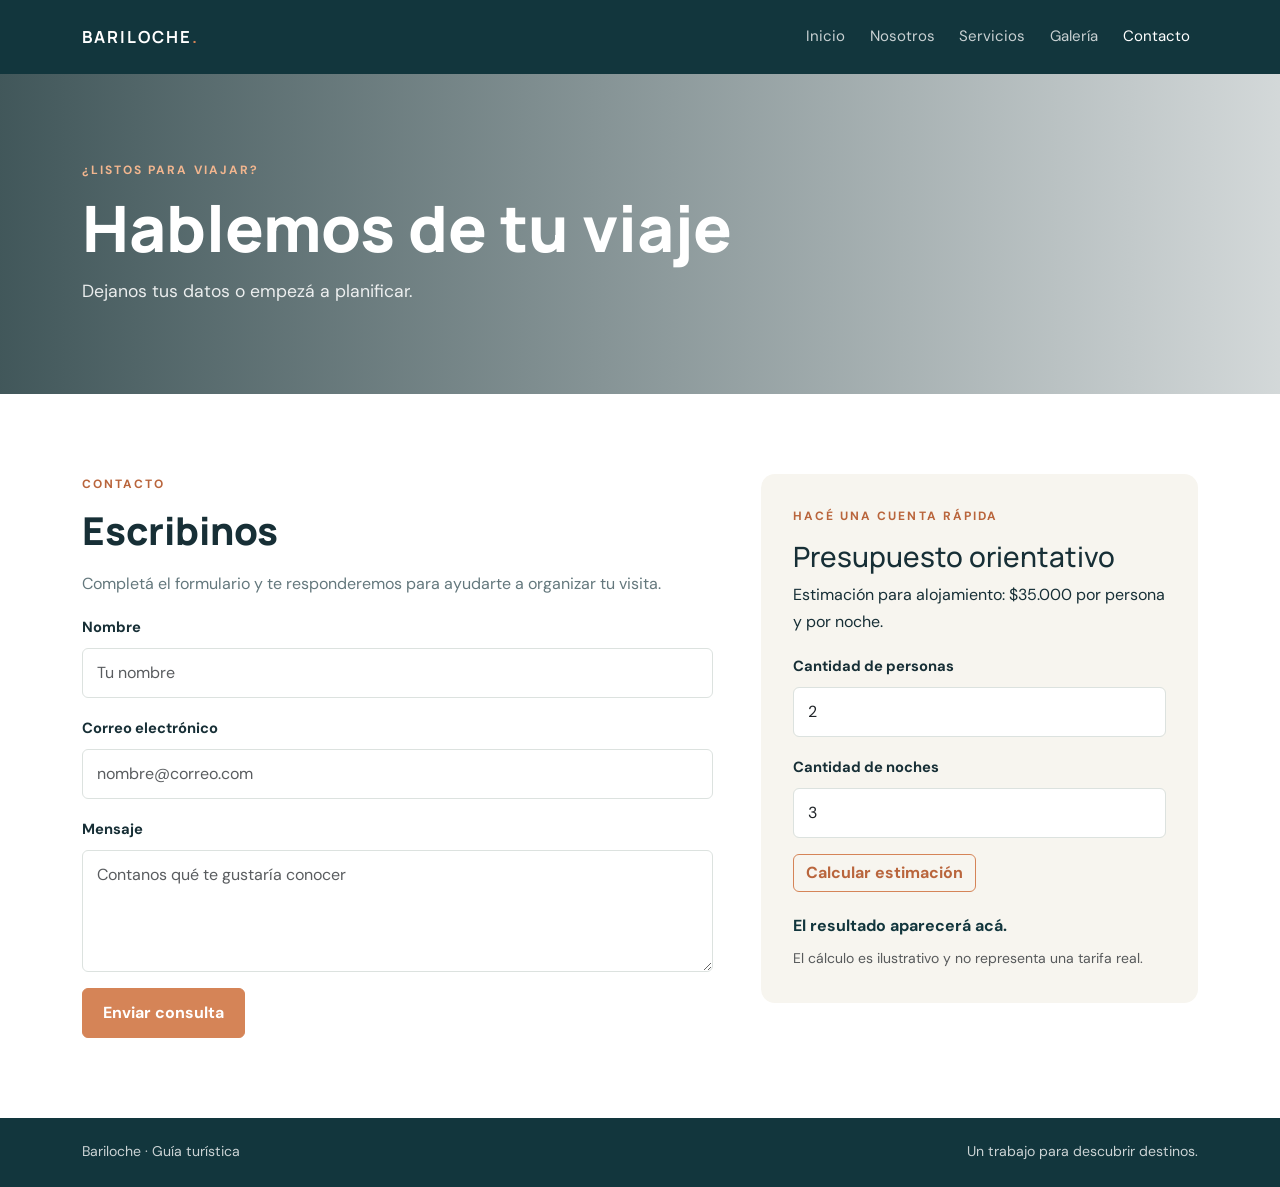
<file: contacto.html>
<!doctype html>
<html lang="es">
<head>
  <meta charset="utf-8"><meta name="viewport" content="width=device-width, initial-scale=1">
  <meta name="description" content="Contactanos y calculá un presupuesto orientativo para tu viaje a Bariloche.">
  <title>Bariloche | Contacto</title>
  <link href="https://cdn.jsdelivr.net/npm/bootstrap@5.3.3/dist/css/bootstrap.min.css" rel="stylesheet"><link rel="stylesheet" href="css/style.css">
</head>
<body>
  <header><nav class="navbar navbar-expand-lg navbar-dark site-nav"><div class="container">
    <a class="navbar-brand fw-bold" href="index.html">BARILOCHE<span class="brand-dot">.</span></a><button class="navbar-toggler" type="button" data-bs-toggle="collapse" data-bs-target="#siteNav" aria-controls="siteNav" aria-expanded="false" aria-label="Abrir navegación"><span class="navbar-toggler-icon"></span></button>
    <div class="collapse navbar-collapse" id="siteNav"><ul class="navbar-nav ms-auto align-items-lg-center"><li class="nav-item"><a class="nav-link" href="index.html">Inicio</a></li><li class="nav-item"><a class="nav-link" href="nosotros.html">Nosotros</a></li><li class="nav-item"><a class="nav-link" href="servicios.html">Servicios</a></li><li class="nav-item"><a class="nav-link" href="galeria.html">Galería</a></li><li class="nav-item"><a class="nav-link active" aria-current="page" href="contacto.html">Contacto</a></li></ul></div>
  </div></nav></header>
  <main>
    <section class="page-banner contact-banner"><div class="container"><p class="eyebrow">¿Listos para viajar?</p><h1>Hablemos de tu viaje</h1><p class="banner-copy">Dejanos tus datos o empezá a planificar.</p></div></section>
    <section class="section-space"><div class="container"><div class="row g-5">
      <div class="col-lg-7"><p class="eyebrow text-accent">Contacto</p><h2 class="section-title">Escribinos</h2><p class="form-intro">Completá el formulario y te responderemos para ayudarte a organizar tu visita.</p>
        <form id="contact-form" class="contact-form">
          <div class="mb-3"><label for="name" class="form-label">Nombre</label><input id="name" name="name" class="form-control" type="text" placeholder="Tu nombre" required></div>
          <div class="mb-3"><label for="email" class="form-label">Correo electrónico</label><input id="email" name="email" class="form-control" type="email" placeholder="nombre@correo.com" required></div>
          <div class="mb-3"><label for="message" class="form-label">Mensaje</label><textarea id="message" name="message" class="form-control" rows="4" placeholder="Contanos qué te gustaría conocer" required></textarea></div>
          <button class="btn btn-accent" type="submit">Enviar consulta</button>
        </form>
      </div>
      <aside class="col-lg-5"><div class="estimate-card"><p class="eyebrow text-accent">Hacé una cuenta rápida</p><h2 class="h3">Presupuesto orientativo</h2><p>Estimación para alojamiento: $35.000 por persona y por noche.</p>
        <form id="estimate-form"><div class="mb-3"><label for="people" class="form-label">Cantidad de personas</label><input id="people" class="form-control" type="number" min="1" max="20" value="2" required></div><div class="mb-3"><label for="nights" class="form-label">Cantidad de noches</label><input id="nights" class="form-control" type="number" min="1" max="60" value="3" required></div><button class="btn btn-outline-accent" type="submit">Calcular estimación</button></form>
        <p id="estimate-result" class="estimate-result" aria-live="polite">El resultado aparecerá acá.</p><p class="small text-muted mb-0">El cálculo es ilustrativo y no representa una tarifa real.</p>
      </div></aside>
    </div></div></section>
  </main>
  <footer class="site-footer"><div class="container d-flex flex-column flex-md-row justify-content-between gap-2"><span>Bariloche · Guía turística</span><span>Un trabajo para descubrir destinos.</span></div></footer>
  <div class="toast-container position-fixed bottom-0 end-0 p-3"><div id="form-toast" class="toast" role="status" aria-live="polite" aria-atomic="true"><div class="toast-header"><strong class="me-auto">Bariloche</strong><button type="button" class="btn-close" data-bs-dismiss="toast" aria-label="Cerrar"></button></div><div class="toast-body">¡Gracias por tu consulta! El formulario de demostración se completó correctamente.</div></div></div>
  <script src="https://cdn.jsdelivr.net/npm/bootstrap@5.3.3/dist/js/bootstrap.bundle.min.js"></script><script src="js/script.js"></script>
</body>
</html>
</file>
<file: css/style.css>
@import url('https://fonts.googleapis.com/css2?family=DM+Sans:wght@400;500;600;700&family=Manrope:wght@400;500;600;700;800&display=swap');

:root {
  --ink: #172f36;
  --muted: #64787d;
  --accent: #d58457;
  --accent-dark: #b9653c;
  --deep: #12363d;
  --cream: #f7f5ef;
  --line: #e6e9e5;
}

* { box-sizing: border-box; }
body { color: var(--ink); font-family: 'DM Sans', sans-serif; line-height: 1.7; }
h1, h2, h3, .navbar-brand { font-family: 'Manrope', sans-serif; }
a { transition: color .2s ease, background-color .2s ease, transform .2s ease; }
.site-nav { background: var(--deep); padding: 1rem 0; }
.navbar-brand { letter-spacing: .12em; font-size: 1.04rem; }
.brand-dot { color: var(--accent); }
.site-nav .nav-link { color: rgba(255,255,255,.77); margin-left: .55rem; font-size: .94rem; }
.site-nav .nav-link:hover, .site-nav .nav-link.active { color: #fff; }
.hero-home { min-height: 620px; position: relative; color: white; background: linear-gradient(90deg, rgba(10,32,38,.78), rgba(10,32,38,.15)), url('https://images.unsplash.com/photo-1500530855697-b586d89ba3ee?auto=format&fit=crop&w=2000&q=90') center 53% / cover; }
.hero-content { padding-top: 2rem; padding-bottom: 2rem; }
.eyebrow { text-transform: uppercase; letter-spacing: .17em; font-size: .75rem; font-weight: 700; margin-bottom: .85rem; }
.hero-home h1, .page-banner h1 { font-size: clamp(2.6rem, 6vw, 5rem); line-height: 1.05; font-weight: 800; max-width: 760px; }
.hero-home h1 span { color: #efb18a; }
.hero-copy { font-size: 1.15rem; margin: 1.25rem 0 1.8rem; color: rgba(255,255,255,.9); }
.hero-credit { position: absolute; right: 1.25rem; bottom: 1rem; color: rgba(255,255,255,.8); font-size: .75rem; }
.hero-credit:hover { color: white; }
.btn-accent { background: var(--accent); color: white; border: 1px solid var(--accent); font-weight: 700; padding: .75rem 1.25rem; }
.btn-accent:hover, .btn-accent:focus { background: var(--accent-dark); border-color: var(--accent-dark); color: white; transform: translateY(-2px); }
.btn-outline-accent { color: var(--accent-dark); border: 1px solid var(--accent); font-weight: 700; }
.btn-outline-accent:hover, .btn-outline-accent:focus { color: white; background: var(--accent); border-color: var(--accent); }
.section-space { padding: 5rem 0; }
.section-tint { background: var(--cream); }
.narrow-copy { max-width: 760px; }
.narrow-copy > p:not(.eyebrow):not(.visitor-counter) { color: var(--muted); font-size: 1.06rem; }
.text-accent { color: var(--accent-dark); }
.section-title { font-size: clamp(1.8rem, 3vw, 2.45rem); font-weight: 800; line-height: 1.2; margin-bottom: 1rem; }
.visitor-counter { display: inline-block; margin: 1rem auto 0; background: #f5eee7; padding: .55rem 1rem; border-radius: 999px; font-size: .9rem; }
.visitor-counter strong { color: var(--accent-dark); }
.section-heading { display: flex; align-items: end; justify-content: space-between; gap: 1rem; margin-bottom: 2rem; }
.section-heading .section-title { margin-bottom: 0; }
.text-link { color: var(--accent-dark); text-decoration: none; font-weight: 700; white-space: nowrap; }
.text-link:hover { color: var(--deep); }
.experience-card, .service-card { border: 0; border-radius: 14px; overflow: hidden; box-shadow: 0 10px 28px rgba(27,52,55,.07); transition: transform .25s ease, box-shadow .25s ease; }
.experience-card:hover, .service-card:hover { transform: translateY(-6px); box-shadow: 0 16px 34px rgba(27,52,55,.14); }
.experience-card .card-img-top { height: 220px; object-fit: cover; }
.card-kicker { color: var(--accent-dark); text-transform: uppercase; letter-spacing: .12em; font-size: .7rem; font-weight: 700; margin-bottom: .45rem; }
.card-title { font-size: 1.25rem; font-weight: 800; }
.card-text { color: var(--muted); }
.page-banner { min-height: 320px; display: flex; align-items: center; color: white; background-position: center; background-size: cover; }
.page-banner .container { padding-top: 3.5rem; padding-bottom: 3.5rem; }
.page-banner .eyebrow { color: #f2b68f; }
.page-banner h1 { font-size: clamp(2.5rem, 5vw, 4rem); }
.banner-copy { color: rgba(255,255,255,.88); font-size: 1.1rem; margin: 1rem 0 0; }
.about-banner { background-image: linear-gradient(90deg, rgba(12,40,44,.8), rgba(12,40,44,.2)), url('https://images.unsplash.com/photo-1464822759023-fed622ff2c3b?auto=format&fit=crop&w=1800&q=85'); }
.activities-banner { background-image: linear-gradient(90deg, rgba(12,40,44,.78), rgba(12,40,44,.18)), url('https://images.unsplash.com/photo-1551632811-561732d1e306?auto=format&fit=crop&w=1800&q=85'); }
.gallery-banner { background-image: linear-gradient(90deg, rgba(12,40,44,.78), rgba(12,40,44,.18)), url('https://images.unsplash.com/photo-1501785888041-af3ef285b470?auto=format&fit=crop&w=1800&q=85'); }
.contact-banner { background-image: linear-gradient(90deg, rgba(12,40,44,.78), rgba(12,40,44,.18)), url('https://images.unsplash.com/photo-1470770841072-f978cf4d019e?auto=format&fit=crop&w=1800&q=85'); }
.about-image { width: 100%; max-height: 420px; object-fit: cover; border-radius: 14px; }
.goals-panel { background: var(--cream); border-radius: 14px; padding: 2rem; }
.goal-list { padding-left: 1.2rem; color: var(--muted); }
.goal-list li { padding: .25rem 0; }
.service-card .card-img-top { height: 210px; object-fit: cover; }
.service-card .card-body { padding: 1.35rem; }
.service-card .btn { margin-top: .2rem; }
.gallery-grid { display: grid; grid-template-columns: repeat(3, 1fr); grid-auto-rows: 230px; gap: 1rem; }
.gallery-item { margin: 0; position: relative; overflow: hidden; border-radius: 12px; background: var(--deep); }
.gallery-item img { width: 100%; height: 100%; object-fit: cover; transition: transform .45s ease; }
.gallery-item:hover img { transform: scale(1.06); }
.gallery-item::after { content: ''; position: absolute; inset: 45% 0 0; background: linear-gradient(transparent, rgba(10,30,34,.72)); }
.gallery-item figcaption { position: absolute; z-index: 1; bottom: 1rem; left: 1.1rem; color: white; font-weight: 700; }
.gallery-tall { grid-row: span 2; }
.gallery-wide { grid-column: span 2; }
.form-intro { color: var(--muted); }
.contact-form, .estimate-card { background: white; }
.form-label { font-weight: 700; font-size: .92rem; }
.form-control { border-color: #dce2df; padding: .75rem .85rem; }
.form-control:focus { border-color: var(--accent); box-shadow: 0 0 0 .2rem rgba(213,132,87,.16); }
.estimate-card { background: var(--cream); padding: 2rem; border-radius: 14px; }
.estimate-result { min-height: 1.6rem; color: var(--deep); font-weight: 700; margin: 1.25rem 0 .5rem; }
.site-footer { background: var(--deep); color: rgba(255,255,255,.78); padding: 1.4rem 0; font-size: .88rem; }
.toast { border: 0; box-shadow: 0 8px 30px rgba(0,0,0,.15); }

@media (max-width: 767.98px) {
  .hero-home { min-height: 540px; background-position: center; }
  .section-space { padding: 3.6rem 0; }
  .section-heading { align-items: start; flex-direction: column; }
  .gallery-grid { grid-template-columns: repeat(2, 1fr); grid-auto-rows: 190px; }
}
@media (max-width: 575.98px) {
  .hero-home h1 { font-size: 2.75rem; }
  .page-banner { min-height: 270px; }
  .gallery-grid { grid-template-columns: 1fr; grid-auto-rows: 230px; }
  .gallery-tall, .gallery-wide { grid-column: auto; grid-row: auto; }
  .estimate-card, .goals-panel { padding: 1.4rem; }
}
</file>
